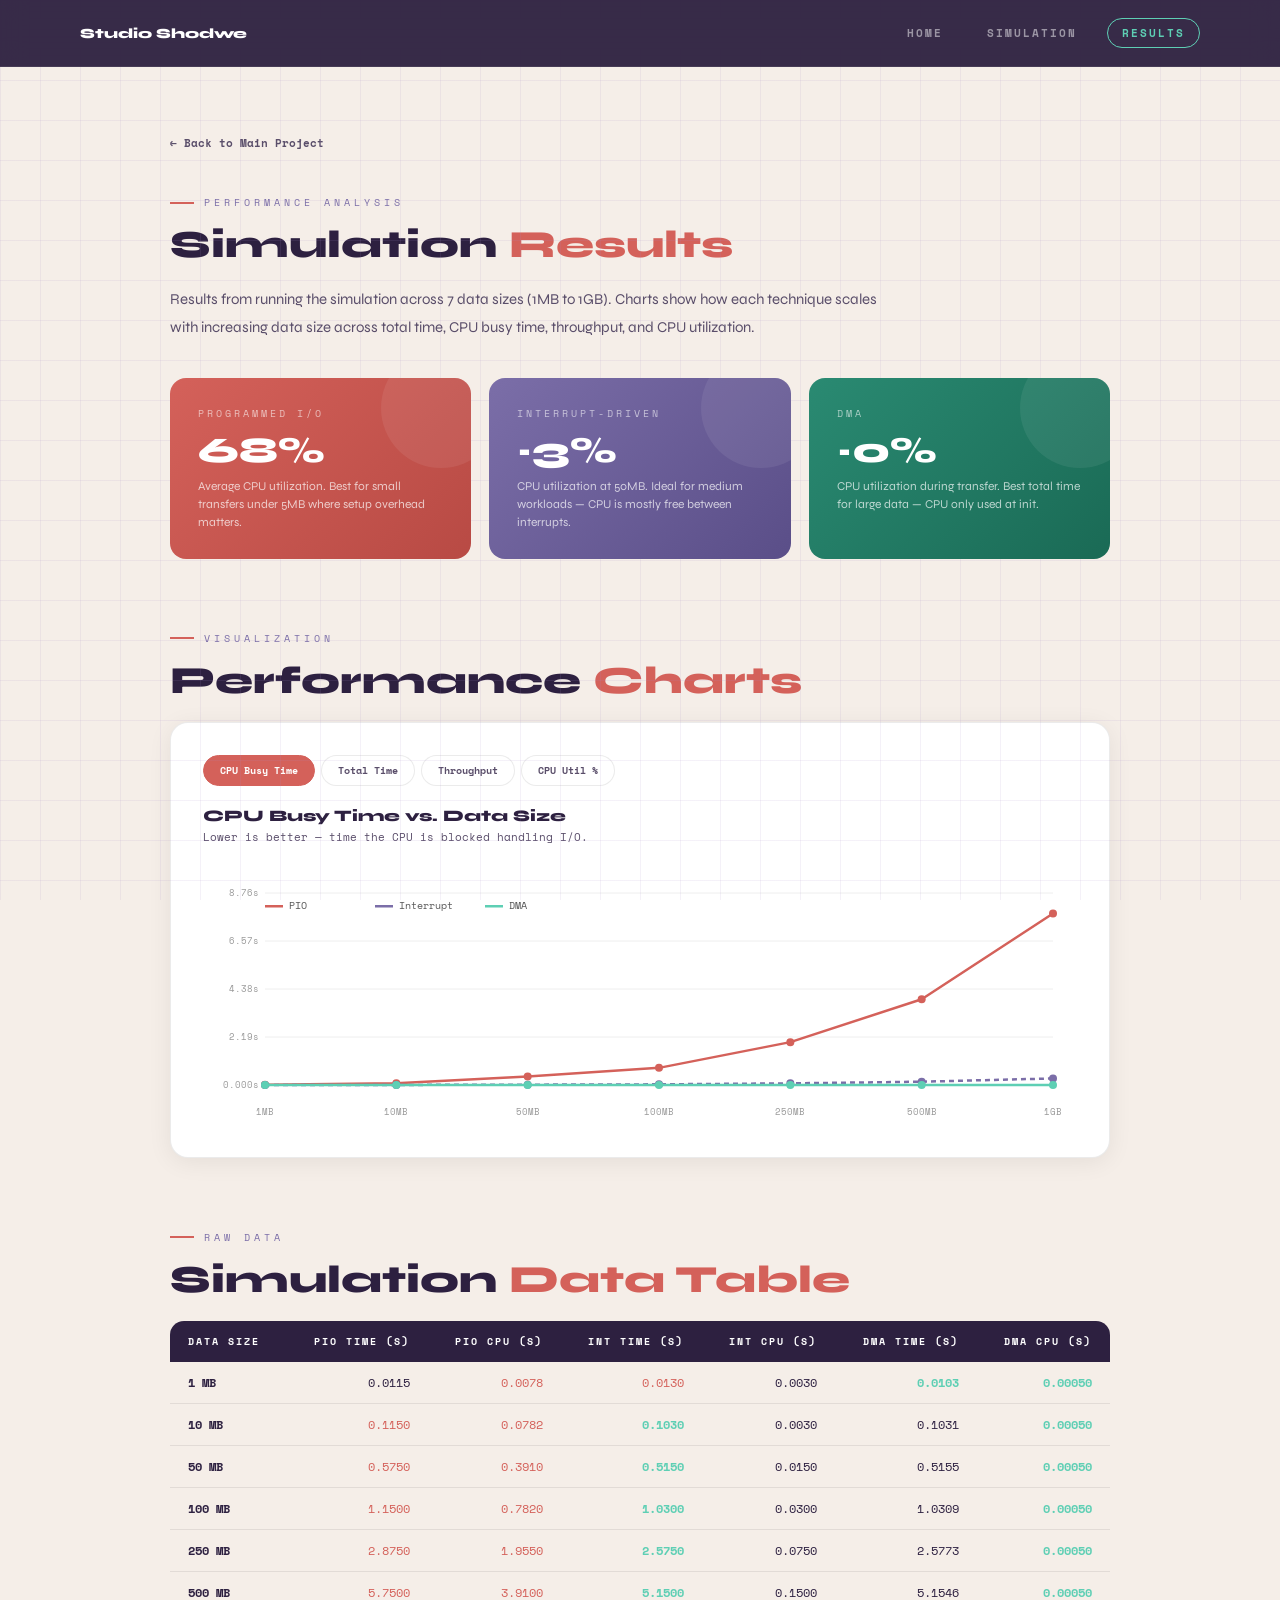
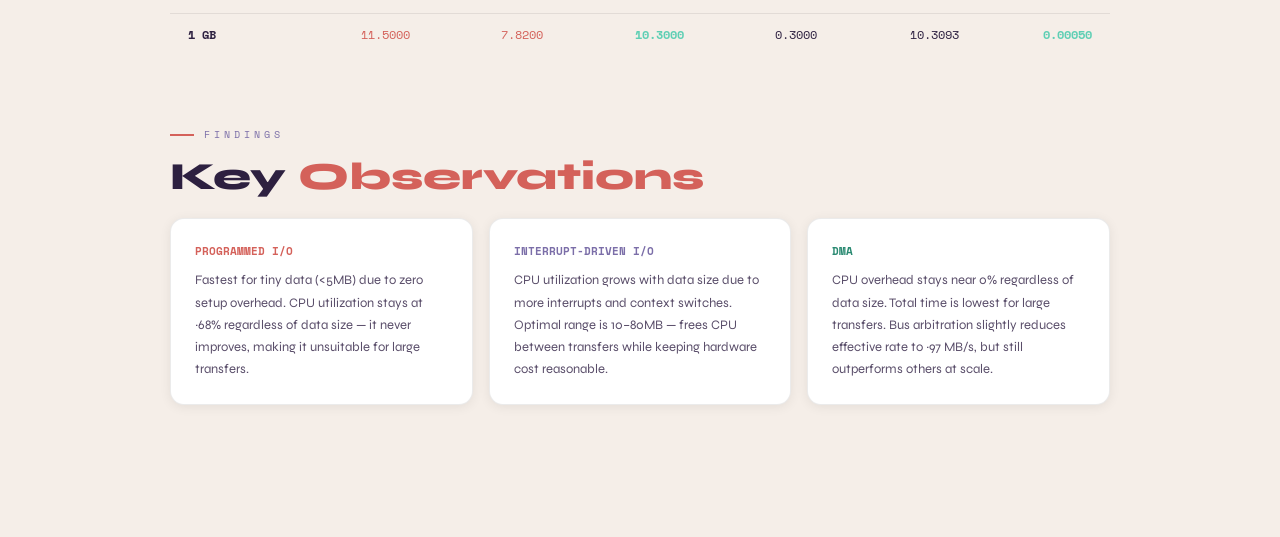
<file: results.html>
<!DOCTYPE html>
<html lang="en" data-theme="light">
<head>
<meta charset="UTF-8">
<meta name="viewport" content="width=device-width, initial-scale=1.0">
<title>Results — I/O Transfer Techniques</title>
<link href="https://fonts.googleapis.com/css2?family=Space+Mono:wght@400;700&family=Syne:wght@400;600;700;800&display=swap" rel="stylesheet">
<link rel="stylesheet" href="style.css">
<style>
  body { overflow-y: auto; height: auto; }
  .sim-topnav { display: flex; align-items: center; gap: 16px; padding: 18px 80px; background: rgba(45,32,64,0.95); backdrop-filter: blur(12px); position: sticky; top: 0; z-index: 100; border-bottom: 1px solid rgba(255,255,255,.08); }
  .sim-topnav a { font-family: 'Space Mono', monospace; font-size: 11px; font-weight: 700; letter-spacing: 2px; text-transform: uppercase; color: rgba(255,255,255,.5); text-decoration: none; padding: 6px 14px; border-radius: 100px; transition: all .2s; }
  .sim-topnav a:hover { color: white; background: rgba(255,255,255,.1); }
  .sim-topnav a.active { color: #5ECFB4; border: 1px solid #5ECFB4; }
  .sim-topnav .logo { font-family: 'Syne', sans-serif; font-size: 14px; font-weight: 800; color: white; margin-right: auto; }
  .page-wrap { padding: 60px 80px; max-width: 1100px; margin: 0 auto; }
  .s-tag { font-family: 'Space Mono', monospace; font-size: 10px; letter-spacing: 4px; text-transform: uppercase; color: #7B6EA8; margin-bottom: 14px; display: flex; align-items: center; gap: 10px; }
  .s-tag::before { content: ''; display: block; width: 24px; height: 2px; background: #D4615A; }
  .s-title { font-size: clamp(24px, 3vw, 40px); font-weight: 800; line-height: 1.1; color: var(--text); margin-bottom: 20px; }
  .s-title em { color: #D4615A; font-style: normal; }
  .s-body { font-size: 15px; line-height: 1.85; color: var(--sub); max-width: 720px; margin-bottom: 36px; }
  .r-section { margin-bottom: 72px; }
  .back-link { display: inline-flex; align-items: center; gap: 8px; font-family: 'Space Mono', monospace; font-size: 11px; font-weight: 700; color: var(--sub); text-decoration: none; padding: 8px 0; transition: color .2s; margin-bottom: 36px; }
  .back-link:hover { color: #D4615A; }

  /* Chart card */
  .chart-card { background: var(--white); border-radius: 18px; padding: 32px; box-shadow: 0 4px 24px var(--shadow); border: 1px solid var(--border); margin-bottom: 28px; transition: background .4s; }
  .chart-card-hd { font-size: 16px; font-weight: 800; margin-bottom: 4px; }
  .chart-card-sub { font-family: 'Space Mono', monospace; font-size: 11px; color: var(--sub); margin-bottom: 20px; }
  .chart-tabs { display: flex; gap: 6px; margin-bottom: 20px; flex-wrap: wrap; }
  .ctab { padding: 7px 16px; border-radius: 100px; font-family: 'Space Mono', monospace; font-size: 10px; font-weight: 700; cursor: pointer; border: 1.5px solid var(--border); background: var(--white); color: var(--sub); transition: all .2s; }
  .ctab.active { background: #D4615A; border-color: #D4615A; color: white; }
  canvas { width: 100%; display: block; }

  /* Results table */
  .res-table { width: 100%; border-collapse: collapse; border-radius: 14px; overflow: hidden; margin-bottom: 28px; font-size: 13px; }
  .res-table th { background: var(--dark); color: white; padding: 13px 18px; font-family: 'Space Mono', monospace; font-size: 10px; letter-spacing: 2px; text-transform: uppercase; text-align: right; }
  .res-table th:first-child { text-align: left; }
  .res-table td { padding: 12px 18px; text-align: right; border-bottom: 1px solid var(--border); font-family: 'Space Mono', monospace; font-size: 12px; }
  .res-table td:first-child { text-align: left; font-weight: 700; color: var(--text); }
  .res-table tr:last-child td { border-bottom: none; }
  .res-table .best { color: #5ECFB4; font-weight: 700; }
  .res-table .worst { color: #D4615A; }

  /* Summary cards */
  .summary-grid { display: grid; grid-template-columns: repeat(auto-fill, minmax(240px, 1fr)); gap: 18px; margin-bottom: 40px; }
  .sum-card { border-radius: 16px; padding: 28px; color: white; position: relative; overflow: hidden; }
  .sum-card::after { content: ''; position: absolute; top: -30px; right: -30px; width: 120px; height: 120px; border-radius: 50%; background: rgba(255,255,255,.07); }
  .sum-card-label { font-family: 'Space Mono', monospace; font-size: 10px; letter-spacing: 3px; text-transform: uppercase; opacity: .6; margin-bottom: 12px; }
  .sum-card-val { font-size: 36px; font-weight: 800; line-height: 1; margin-bottom: 8px; }
  .sum-card-desc { font-size: 12px; opacity: .7; line-height: 1.5; }
  .sc-pio { background: linear-gradient(135deg, #D4615A, #B84A44); }
  .sc-int { background: linear-gradient(135deg, #7B6EA8, #5A4E88); }
  .sc-dma { background: linear-gradient(135deg, #2A8A72, #1A6A55); }
</style>
</head>
<body>

<nav class="sim-topnav">
  <div class="logo">Studio Shodwe</div>
  <a href="index.html">Home</a>
  <a href="simulation.html">Simulation</a>
  <a href="results.html" class="active">Results</a>
</nav>

<div class="page-wrap">
  <a href="index.html" class="back-link">← Back to Main Project</a>

  <!-- INTRO -->
  <div class="r-section">
    <div class="s-tag">Performance Analysis</div>
    <div class="s-title">Simulation <em>Results</em></div>
    <p class="s-body">Results from running the simulation across 7 data sizes (1MB to 1GB). Charts show how each technique scales with increasing data size across total time, CPU busy time, throughput, and CPU utilization.</p>

    <div class="summary-grid">
      <div class="sum-card sc-pio">
        <div class="sum-card-label">Programmed I/O</div>
        <div class="sum-card-val">68%</div>
        <div class="sum-card-desc">Average CPU utilization. Best for small transfers under 5MB where setup overhead matters.</div>
      </div>
      <div class="sum-card sc-int">
        <div class="sum-card-label">Interrupt-Driven</div>
        <div class="sum-card-val">~3%</div>
        <div class="sum-card-desc">CPU utilization at 50MB. Ideal for medium workloads — CPU is mostly free between interrupts.</div>
      </div>
      <div class="sum-card sc-dma">
        <div class="sum-card-label">DMA</div>
        <div class="sum-card-val">~0%</div>
        <div class="sum-card-desc">CPU utilization during transfer. Best total time for large data — CPU only used at init.</div>
      </div>
    </div>
  </div>

  <!-- CHART -->
  <div class="r-section">
    <div class="s-tag">Visualization</div>
    <div class="s-title">Performance <em>Charts</em></div>
    <div class="chart-card">
      <div class="chart-tabs">
        <button class="ctab active" onclick="setChart('cpu',this)">CPU Busy Time</button>
        <button class="ctab" onclick="setChart('total',this)">Total Time</button>
        <button class="ctab" onclick="setChart('throughput',this)">Throughput</button>
        <button class="ctab" onclick="setChart('util',this)">CPU Util %</button>
      </div>
      <div class="chart-card-hd" id="chartTitle">CPU Busy Time vs. Data Size</div>
      <div class="chart-card-sub" id="chartSub">Lower is better — time the CPU is blocked handling I/O.</div>
      <canvas id="resultsChart" height="260"></canvas>
    </div>
  </div>

  <!-- DATA TABLE -->
  <div class="r-section">
    <div class="s-tag">Raw Data</div>
    <div class="s-title">Simulation <em>Data Table</em></div>
    <table class="res-table" id="dataTable">
      <thead>
        <tr>
          <th>Data Size</th>
          <th>PIO Time (s)</th>
          <th>PIO CPU (s)</th>
          <th>INT Time (s)</th>
          <th>INT CPU (s)</th>
          <th>DMA Time (s)</th>
          <th>DMA CPU (s)</th>
        </tr>
      </thead>
      <tbody id="tableBody"></tbody>
    </table>
  </div>

  <!-- FINDINGS -->
  <div class="r-section">
    <div class="s-tag">Findings</div>
    <div class="s-title">Key <em>Observations</em></div>
    <div style="display:grid;grid-template-columns:repeat(auto-fill,minmax(280px,1fr));gap:16px;">
      <div style="background:var(--white);border-radius:14px;padding:24px;border:1px solid var(--border);box-shadow:0 2px 12px var(--shadow);">
        <div style="font-family:'Space Mono',monospace;font-size:11px;color:#D4615A;font-weight:700;margin-bottom:10px;">PROGRAMMED I/O</div>
        <p style="font-size:13px;line-height:1.7;color:var(--sub);">Fastest for tiny data (&lt;5MB) due to zero setup overhead. CPU utilization stays at ~68% regardless of data size — it never improves, making it unsuitable for large transfers.</p>
      </div>
      <div style="background:var(--white);border-radius:14px;padding:24px;border:1px solid var(--border);box-shadow:0 2px 12px var(--shadow);">
        <div style="font-family:'Space Mono',monospace;font-size:11px;color:#7B6EA8;font-weight:700;margin-bottom:10px;">INTERRUPT-DRIVEN I/O</div>
        <p style="font-size:13px;line-height:1.7;color:var(--sub);">CPU utilization grows with data size due to more interrupts and context switches. Optimal range is 10–80MB — frees CPU between transfers while keeping hardware cost reasonable.</p>
      </div>
      <div style="background:var(--white);border-radius:14px;padding:24px;border:1px solid var(--border);box-shadow:0 2px 12px var(--shadow);">
        <div style="font-family:'Space Mono',monospace;font-size:11px;color:#2A8A72;font-weight:700;margin-bottom:10px;">DMA</div>
        <p style="font-size:13px;line-height:1.7;color:var(--sub);">CPU overhead stays near 0% regardless of data size. Total time is lowest for large transfers. Bus arbitration slightly reduces effective rate to ~97 MB/s, but still outperforms others at scale.</p>
      </div>
    </div>
  </div>

</div>

<script>
// Simulation model (mirrored from script.js)
const TR=100, IO=0.002, CS=0.001, DI=0.0005, IB=10;
const PIO_POLL=0.15, PIO_CPU=0.68, DMA_EFF=97;
function pio(s){ const t=s/TR; const p=t*PIO_POLL; const tot=t+p; return {total:tot, cpu:tot*PIO_CPU}; }
function iio(s){ const t=s/TR, n=Math.max(1,Math.floor(s/IB)), ov=n*(IO+CS); return {total:t+ov, cpu:ov}; }
function dma(s){ return {total:s/DMA_EFF, cpu:DI}; }

const SIZES = [1,10,50,100,250,500,1000];
let curChart = 'cpu';

// Build table
const tbody = document.getElementById('tableBody');
SIZES.forEach(s => {
  const p=pio(s), n=iio(s), d=dma(s);
  const minTime = Math.min(p.total, n.total, d.total);
  const minCPU  = Math.min(p.cpu, n.cpu, d.cpu);
  function cls(v, best){ return v===best ? 'best' : v===Math.max(p.total,n.total,d.total)||v===Math.max(p.cpu,n.cpu,d.cpu) ? 'worst' : ''; }
  tbody.innerHTML += `<tr>
    <td>${s >= 1000 ? '1 GB' : s + ' MB'}</td>
    <td class="${cls(p.total,minTime)}">${p.total.toFixed(4)}</td>
    <td class="${cls(p.cpu,minCPU)}">${p.cpu.toFixed(4)}</td>
    <td class="${cls(n.total,minTime)}">${n.total.toFixed(4)}</td>
    <td class="${cls(n.cpu,minCPU)}">${n.cpu.toFixed(4)}</td>
    <td class="${cls(d.total,minTime)}">${d.total.toFixed(4)}</td>
    <td class="${cls(d.cpu,minCPU)}">${d.cpu.toFixed(5)}</td>
  </tr>`;
});

function setChart(type, btn) {
  curChart = type;
  document.querySelectorAll('.ctab').forEach(b => b.classList.remove('active'));
  btn.classList.add('active');
  const cfg = {
    cpu:        ['CPU Busy Time vs. Data Size',        'Lower is better — time the CPU is blocked handling I/O.'],
    total:      ['Total Transfer Time vs. Data Size',  'Overall wall-clock time including all overhead.'],
    throughput: ['Throughput vs. Data Size (MB/s)',    'Higher is better — effective data transfer rate.'],
    util:       ['CPU Utilization % vs. Data Size',    'Lower means the CPU is more free for other work.']
  };
  document.getElementById('chartTitle').textContent = cfg[type][0];
  document.getElementById('chartSub').textContent   = cfg[type][1];
  drawChart();
}

function drawChart() {
  const canvas = document.getElementById('resultsChart');
  if (!canvas) return;
  const ctx = canvas.getContext('2d');
  const dpr = window.devicePixelRatio || 1;
  const rawW = canvas.parentElement.clientWidth - 64;
  const W = rawW > 10 ? rawW : 700, H = 260;
  canvas.width = W*dpr; canvas.height = H*dpr;
  canvas.style.width = W+'px'; canvas.style.height = H+'px';
  ctx.scale(dpr, dpr);
  const dark = document.documentElement.getAttribute('data-theme') === 'dark';
  ctx.fillStyle = dark ? '#241A36' : '#fff';
  ctx.fillRect(0,0,W,H);

  let pd, nd, dd, yl;
  if (curChart==='cpu')        { pd=SIZES.map(s=>pio(s).cpu);          nd=SIZES.map(s=>iio(s).cpu);          dd=SIZES.map(s=>dma(s).cpu);          yl='s'; }
  else if (curChart==='total') { pd=SIZES.map(s=>pio(s).total);        nd=SIZES.map(s=>iio(s).total);        dd=SIZES.map(s=>dma(s).total);        yl='s'; }
  else if (curChart==='throughput') { pd=SIZES.map(s=>s/pio(s).total); nd=SIZES.map(s=>s/iio(s).total);     dd=SIZES.map(s=>s/dma(s).total);      yl='MB/s'; }
  else { pd=SIZES.map(s=>{const r=pio(s);return r.cpu/r.total*100;}); nd=SIZES.map(s=>{const r=iio(s);return r.cpu/r.total*100;}); dd=SIZES.map(s=>{const r=dma(s);return r.cpu/r.total*100;}); yl='%'; }

  const gc = dark ? 'rgba(255,255,255,.06)' : '#eee';
  const lc = dark ? '#888' : '#999';
  const PAD = {l:62,r:24,t:28,b:40};
  const pw = W-PAD.l-PAD.r, ph = H-PAD.t-PAD.b;
  const maxY = Math.max(...pd,...nd,...dd)*1.12 || 1;

  ctx.strokeStyle=gc; ctx.lineWidth=1;
  for(let i=0;i<=4;i++){
    const y=PAD.t+ph-(i/4)*ph;
    ctx.beginPath(); ctx.moveTo(PAD.l,y); ctx.lineTo(W-PAD.r,y); ctx.stroke();
    ctx.fillStyle=lc; ctx.font='9px Space Mono,monospace'; ctx.textAlign='right';
    const v=maxY*i/4;
    ctx.fillText((v>=10?v.toFixed(1):v>=1?v.toFixed(2):v.toFixed(3))+yl,PAD.l-6,y+3);
  }
  ctx.fillStyle=lc; ctx.textAlign='center'; ctx.font='9px Space Mono,monospace';
  SIZES.forEach((s,i)=>ctx.fillText(s>=1000?'1GB':s+'MB', PAD.l+(i/(SIZES.length-1))*pw, H-10));

  function line(data, color, dashed){
    ctx.setLineDash(dashed?[5,4]:[]);
    ctx.beginPath(); ctx.strokeStyle=color; ctx.lineWidth=2.5; ctx.lineJoin='round';
    data.forEach((v,i)=>{const x=PAD.l+(i/(SIZES.length-1))*pw, y=PAD.t+ph-(v/maxY)*ph; i===0?ctx.moveTo(x,y):ctx.lineTo(x,y);});
    ctx.stroke(); ctx.setLineDash([]);
    data.forEach((v,i)=>{const x=PAD.l+(i/(SIZES.length-1))*pw, y=PAD.t+ph-(v/maxY)*ph; ctx.beginPath(); ctx.fillStyle=color; ctx.arc(x,y,4,0,Math.PI*2); ctx.fill();});
  }
  line(pd,'#D4615A'); line(nd,'#7B6EA8',true); line(dd,'#5ECFB4');

  [['PIO','#D4615A'],['Interrupt','#7B6EA8'],['DMA','#5ECFB4']].forEach(([l,c],i)=>{
    const lx=PAD.l+i*110, ly=PAD.t+12;
    ctx.fillStyle=c; ctx.fillRect(lx,ly,18,2.5);
    ctx.fillStyle=dark?'#ccc':'#555'; ctx.font='10px Space Mono,monospace'; ctx.textAlign='left';
    ctx.fillText(l,lx+24,ly+4);
  });
}

window.addEventListener('load', () => requestAnimationFrame(drawChart));
window.addEventListener('resize', drawChart);

// Theme
const saved = localStorage.getItem('theme') || 'light';
document.documentElement.setAttribute('data-theme', saved);
</script>
</body>
</html>
</file>
<file: style.css>
:root{
  --bg:#F5EEE8;--dark:#2D2040;--pink:#E8A09A;--purple:#7B6EA8;
  --mint:#5ECFB4;--coral:#D4615A;--lp:#C4B8E8;
  --grid:rgba(168,140,200,0.12);--text:#2D2040;--sub:#5A4E6A;
  --border:rgba(0,0,0,0.08);--shadow:rgba(0,0,0,0.07);
  --alt:#F0E8F8;--white:#fff;
}
[data-theme="dark"]{
  --bg:#1A1228;--dark:#EDE8F5;--pink:#E8A09A;--purple:#A898D8;
  --mint:#5ECFB4;--coral:#E07870;--lp:#4A3A6A;
  --grid:rgba(180,160,220,0.08);--text:#EDE8F5;--sub:#A898C8;
  --border:rgba(255,255,255,0.09);--shadow:rgba(0,0,0,0.3);
  --alt:#1E1530;--white:#241A36;
}
*{margin:0;padding:0;box-sizing:border-box;}
body{font-family:'Syne',sans-serif;background:var(--bg);color:var(--text);overflow:hidden;height:100vh;transition:background .4s,color .4s;}
body::before{content:'';position:fixed;inset:0;background-image:linear-gradient(var(--grid) 1px,transparent 1px),linear-gradient(90deg,var(--grid) 1px,transparent 1px);background-size:40px 40px;pointer-events:none;z-index:0;}

/* ── SIDEBAR ── */
.sidebar{position:fixed;left:0;top:0;bottom:0;width:52px;background:#2D2040;display:flex;flex-direction:column;align-items:flex-start;padding:20px 0;z-index:500;overflow:hidden;transition:width .3s cubic-bezier(.4,0,.2,1);}
.sidebar:hover{width:195px;}
[data-theme="dark"] .sidebar{background:#120D1E;}
.sb-logo{display:flex;flex-direction:column;gap:5px;margin:8px 0 0 16px;flex-shrink:0;}
.sb-logo span{display:block;height:3px;background:white;border-radius:2px;}
.sb-logo span:nth-child(1){width:20px;}
.sb-logo span:nth-child(2){width:14px;}
.sb-logo span:nth-child(3){width:20px;}
.sb-nav{display:flex;flex-direction:column;gap:2px;margin-top:28px;width:100%;padding:0 8px;}
.sn{display:flex;align-items:center;gap:12px;width:100%;padding:9px 8px;border-radius:10px;border:none;background:transparent;cursor:pointer;transition:background .2s;white-space:nowrap;}
.sn:hover,.sn.active{background:rgba(255,255,255,.1);}
.sn-dot{width:8px;height:8px;border-radius:50%;background:rgba(255,255,255,.2);flex-shrink:0;transition:background .3s,transform .2s;}
.sn.active .sn-dot,.sn:hover .sn-dot{background:#5ECFB4;transform:scale(1.3);}
.sn-lbl{font-family:'Space Mono',monospace;font-size:11px;font-weight:700;color:rgba(255,255,255,.5);opacity:0;transition:opacity .25s,color .2s;}
.sidebar:hover .sn-lbl{opacity:1;}
.sn.active .sn-lbl,.sn:hover .sn-lbl{color:white;}
.sb-foot{margin-top:auto;margin-bottom:20px;writing-mode:vertical-rl;transform:rotate(180deg);color:rgba(255,255,255,.4);font-size:10px;font-weight:700;letter-spacing:3px;align-self:center;transition:opacity .2s;}
.sidebar:hover .sb-foot{opacity:0;}

/* ── TOP BAR ── */
.topbar{position:fixed;top:0;left:52px;right:0;height:52px;z-index:400;display:flex;align-items:center;justify-content:space-between;padding:0 32px;background:rgba(245,238,232,0.85);backdrop-filter:blur(12px);border-bottom:1px solid var(--border);transition:background .4s;}
[data-theme="dark"] .topbar{background:rgba(26,18,40,0.85);}
.topbar-breadcrumb{font-family:'Space Mono',monospace;font-size:11px;letter-spacing:3px;text-transform:uppercase;color:var(--sub);}
.topbar-breadcrumb span{color:var(--coral);}
.topbar-right{display:flex;align-items:center;gap:12px;}
.page-counter{font-family:'Space Mono',monospace;font-size:11px;color:var(--sub);}
.theme-btn{width:36px;height:36px;border-radius:50%;border:1.5px solid var(--border);background:var(--white);cursor:pointer;font-size:16px;display:flex;align-items:center;justify-content:center;box-shadow:0 2px 8px var(--shadow);transition:all .3s;}
.theme-btn:hover{transform:scale(1.1);}

/* ── PAGE CONTAINER ── */
#app{position:fixed;top:52px;left:52px;right:0;bottom:0;overflow:hidden;}
.page{position:absolute;inset:0;overflow-y:auto;padding:60px 80px;opacity:0;pointer-events:none;transform:translateX(40px);transition:opacity .45s ease,transform .45s ease;}
.page.active{opacity:1;pointer-events:all;transform:translateX(0);}
.page.exit-left{opacity:0;transform:translateX(-40px);}

/* ── PROGRESS BAR ── */
#progress{position:fixed;top:52px;left:52px;right:0;height:2px;background:linear-gradient(90deg,var(--coral),var(--purple),var(--mint));transform-origin:left;transform:scaleX(0);z-index:600;transition:transform .1s;}

/* ── COMMON ── */
.pg-tag{font-family:'Space Mono',monospace;font-size:10px;letter-spacing:4px;text-transform:uppercase;color:var(--purple);margin-bottom:20px;display:flex;align-items:center;gap:10px;}
.pg-tag::before{content:'';display:block;width:24px;height:2px;background:var(--coral);}
h1{font-size:clamp(38px,5.5vw,72px);font-weight:800;line-height:1.05;color:var(--coral);text-shadow:3px 3px 0 rgba(212,97,90,.12);}
h1 span{color:var(--text);}
h2{font-size:clamp(26px,3.5vw,46px);font-weight:800;line-height:1.1;color:var(--text);margin-bottom:40px;}
h2 em{color:var(--coral);font-style:normal;}
.sub-text{font-size:15px;line-height:1.75;color:var(--sub);max-width:580px;margin-top:20px;}

/* ── NAV ARROWS ── */
.page-nav{display:flex;align-items:center;justify-content:space-between;margin-top:56px;padding-top:32px;border-top:1px solid var(--border);}
.pnav-btn{display:flex;align-items:center;gap:10px;padding:12px 24px;border-radius:100px;border:2px solid var(--border);background:var(--white);color:var(--text);font-family:'Space Mono',monospace;font-size:12px;font-weight:700;cursor:pointer;transition:all .2s;}
.pnav-btn:hover{border-color:var(--coral);color:var(--coral);}
.pnav-btn.primary{background:var(--coral);color:white;border-color:var(--coral);}
.pnav-btn.primary:hover{background:#c05550;border-color:#c05550;}
.pnav-info{font-family:'Space Mono',monospace;font-size:11px;color:var(--sub);text-align:center;}

/* ══════════════════════════════
   PAGE 1 — HOME
══════════════════════════════ */
.home-hero{min-height:calc(100vh - 52px - 120px);display:flex;flex-direction:column;justify-content:center;}
.hero-chips{display:flex;gap:10px;margin-top:32px;flex-wrap:wrap;}
.chip{padding:8px 20px;border-radius:100px;font-family:'Space Mono',monospace;font-size:12px;font-weight:700;cursor:pointer;transition:all .25s;border:2px solid;}
.chip-coral{background:var(--coral);color:white;border-color:var(--coral);}
.chip-outline{background:transparent;color:var(--text);border-color:var(--text);}
.chip-outline:hover{background:var(--text);color:var(--bg);}
.hero-stats{display:flex;gap:14px;margin-top:44px;flex-wrap:wrap;}
.hstat{background:var(--white);border:1px solid var(--border);border-radius:14px;padding:16px 22px;box-shadow:0 4px 20px var(--shadow);transition:background .4s;}
.hstat-val{font-size:24px;font-weight:800;color:var(--coral);}
.hstat-label{font-size:10px;font-family:'Space Mono',monospace;color:var(--sub);letter-spacing:1px;margin-top:2px;}
.home-pages{display:grid;grid-template-columns:repeat(auto-fill,minmax(220px,1fr));gap:14px;margin-top:48px;}
.hp-card{background:var(--white);border:1px solid var(--border);border-radius:14px;padding:22px;cursor:pointer;transition:all .2s;box-shadow:0 2px 12px var(--shadow);}
.hp-card:hover{transform:translateY(-4px);border-color:var(--coral);box-shadow:0 8px 28px var(--shadow);}
.hp-num{font-family:'Space Mono',monospace;font-size:11px;color:var(--sub);margin-bottom:8px;}
.hp-title{font-size:15px;font-weight:800;color:var(--text);margin-bottom:4px;}
.hp-desc{font-size:12px;color:var(--sub);line-height:1.5;}

/* ══════════════════════════════
   PAGE 2 — PROBLEM
══════════════════════════════ */
.prob-page{background:#2D2040;min-height:calc(100vh - 52px);}
[data-theme="dark"] .prob-page{background:#120D1E;}
.prob-page .pg-tag{color:#5ECFB4;}
.prob-page h2{color:white;}.prob-page h2 em{color:var(--pink);}
.problem-card{background:rgba(255,255,255,.06);border:1px solid rgba(255,255,255,.1);border-radius:16px;padding:40px;font-size:16px;line-height:1.9;color:rgba(255,255,255,.82);max-width:780px;}
.problem-card strong{color:#5ECFB4;}
.prob-page .page-nav{border-color:rgba(255,255,255,.1);}
.prob-page .pnav-btn{background:rgba(255,255,255,.06);border-color:rgba(255,255,255,.15);color:white;}
.prob-page .pnav-btn:hover{border-color:#5ECFB4;color:#5ECFB4;}
.prob-page .pnav-btn.primary{background:var(--coral);border-color:var(--coral);color:white;}
.prob-page .pnav-info{color:rgba(255,255,255,.3);}

/* ══════════════════════════════
   PAGE 3 — I/O ORG
══════════════════════════════ */
.diagram-row{display:flex;gap:60px;align-items:center;flex-wrap:wrap;margin-bottom:40px;}
.diagram-visual{flex:0 0 220px;display:flex;flex-direction:column;align-items:center;}
.dbox{width:150px;padding:13px 18px;text-align:center;border-radius:10px;font-family:'Space Mono',monospace;font-size:12px;font-weight:700;transition:transform .2s;}
.dbox:hover{transform:scale(1.06);}
.db-cpu{background:var(--lp);color:var(--text);}
.db-bus{background:var(--pink);color:white;}
.db-io{background:var(--purple);color:white;}
.db-dev{background:var(--mint);color:#1A2A24;}
.darrow{width:2px;height:32px;background:var(--coral);position:relative;margin:0 auto;}
.darrow::after{content:'';position:absolute;bottom:-1px;left:50%;transform:translateX(-50%);border-left:5px solid transparent;border-right:5px solid transparent;border-top:7px solid var(--coral);}
.diagram-info{flex:1;min-width:260px;}
.diagram-info h3{font-size:17px;font-weight:700;margin-bottom:18px;}
.info-list{list-style:none;display:flex;flex-direction:column;gap:10px;}
.info-list li{display:flex;align-items:flex-start;gap:12px;padding:13px 15px;background:var(--white);border-radius:10px;box-shadow:0 2px 10px var(--shadow);font-size:14px;line-height:1.5;transition:background .4s;}
.info-num{flex-shrink:0;width:22px;height:22px;border-radius:50%;background:var(--coral);color:white;display:flex;align-items:center;justify-content:center;font-family:'Space Mono',monospace;font-size:10px;font-weight:700;}

/* ══════════════════════════════
   PAGE 4 — TECHNIQUES
══════════════════════════════ */
.tech-page{background:var(--alt);}
.technique-grid{display:grid;grid-template-columns:repeat(auto-fit,minmax(280px,1fr));gap:22px;margin-bottom:40px;}
.tc{background:var(--white);border-radius:16px;overflow:hidden;box-shadow:0 4px 20px var(--shadow);border:1px solid var(--border);transition:transform .3s,box-shadow .3s;}
.tc:hover{transform:translateY(-5px);box-shadow:0 12px 36px var(--shadow);}
.tc-hd{padding:24px 24px 16px;display:flex;align-items:center;gap:14px;}
.tc-icon{width:46px;height:46px;border-radius:12px;display:flex;align-items:center;justify-content:center;font-size:20px;}
.tc-name{font-size:18px;font-weight:800;}
.tc-sub{font-size:11px;font-family:'Space Mono',monospace;opacity:.5;letter-spacing:1px;}
.tc-body{padding:0 24px 24px;}
.tc-lbl{font-family:'Space Mono',monospace;font-size:10px;letter-spacing:3px;text-transform:uppercase;margin-bottom:10px;color:var(--purple);font-weight:700;}
.tc-steps{list-style:none;display:flex;flex-direction:column;gap:7px;margin-bottom:20px;}
.tc-steps li{display:flex;align-items:flex-start;gap:9px;font-size:13px;line-height:1.5;}
.tc-steps li::before{content:attr(data-n);flex-shrink:0;width:19px;height:19px;border-radius:4px;background:var(--sc,var(--coral));color:white;display:flex;align-items:center;justify-content:center;font-family:'Space Mono',monospace;font-size:10px;font-weight:700;}
.tc-terms{display:flex;flex-wrap:wrap;gap:5px;}
.tc-term{padding:3px 10px;border-radius:100px;font-family:'Space Mono',monospace;font-size:10px;border:1.5px solid;font-weight:700;}
.c-pio .tc-icon{background:#FDE8E6;}.c-pio .tc-name{color:var(--coral);}.c-pio .tc-steps li{--sc:var(--coral);}.c-pio .tc-term{border-color:var(--coral);color:var(--coral);}
.c-int .tc-icon{background:#EBE6F8;}.c-int .tc-name{color:var(--purple);}.c-int .tc-steps li{--sc:var(--purple);}.c-int .tc-term{border-color:var(--purple);color:var(--purple);}
.c-dma .tc-icon{background:#E0F8F2;}.c-dma .tc-name{color:#2A8A72;}.c-dma .tc-steps li{--sc:var(--mint);}.c-dma .tc-term{border-color:var(--mint);color:#2A8A72;}

/* ══════════════════════════════
   PAGE 5 — COMPARISON
══════════════════════════════ */
.comp-page{background:#2D2040;}
[data-theme="dark"] .comp-page{background:#120D1E;}
.comp-page h2{color:white;}.comp-page h2 em{color:var(--pink);}
.comp-page .pg-tag{color:#5ECFB4;}
.comp-table{width:100%;border-collapse:separate;border-spacing:0;border-radius:14px;overflow:hidden;margin-bottom:16px;}
.comp-table th{background:rgba(255,255,255,.08);padding:16px 22px;font-family:'Space Mono',monospace;font-size:11px;letter-spacing:2px;text-transform:uppercase;font-weight:700;color:rgba(255,255,255,.55);text-align:left;}
.comp-table th:first-child{color:rgba(255,255,255,.3);}
.comp-table td{padding:15px 22px;font-size:14px;border-top:1px solid rgba(255,255,255,.05);vertical-align:middle;color:rgba(255,255,255,.8);}
.comp-table tr:hover td{background:rgba(255,255,255,.03);}
.comp-table td:first-child{font-family:'Space Mono',monospace;font-size:11px;color:rgba(255,255,255,.45);font-weight:700;}
.badge{display:inline-block;padding:3px 11px;border-radius:100px;font-family:'Space Mono',monospace;font-size:11px;font-weight:700;}
.bh{background:rgba(212,97,90,.25);color:#E8A09A;}
.bm{background:rgba(123,110,168,.3);color:#C4B8E8;}
.bl{background:rgba(94,207,180,.25);color:#5ECFB4;}
.comp-page .page-nav{border-color:rgba(255,255,255,.1);}
.comp-page .pnav-btn{background:rgba(255,255,255,.06);border-color:rgba(255,255,255,.15);color:white;}
.comp-page .pnav-btn:hover{border-color:#5ECFB4;color:#5ECFB4;}
.comp-page .pnav-btn.primary{background:var(--coral);border-color:var(--coral);color:white;}
.comp-page .pnav-info{color:rgba(255,255,255,.3);}

/* ══════════════════════════════
   PAGE 6 — VISUALIZER
══════════════════════════════ */
.viz-tabs{display:flex;gap:8px;margin-bottom:28px;flex-wrap:wrap;}
.viz-tab{padding:9px 22px;border-radius:100px;font-family:'Space Mono',monospace;font-size:11px;font-weight:700;cursor:pointer;border:2px solid var(--border);background:var(--white);color:var(--sub);transition:all .2s;}
.viz-tab.active{background:var(--coral);border-color:var(--coral);color:white;}
.viz-scene{background:var(--white);border-radius:18px;padding:32px;box-shadow:0 4px 20px var(--shadow);border:1px solid var(--border);}
.bus-row{display:flex;align-items:center;gap:0;margin-bottom:24px;position:relative;}
.bus-node{min-width:90px;min-height:66px;border-radius:12px;display:flex;flex-direction:column;align-items:center;justify-content:center;font-family:'Space Mono',monospace;font-size:11px;font-weight:700;text-align:center;padding:10px;flex-shrink:0;border:2px solid transparent;transition:border-color .3s,box-shadow .3s;}
.bus-node.pulse{border-color:var(--coral);box-shadow:0 0 0 4px rgba(212,97,90,.15);}
.bus-lane{flex:1;height:3px;background:var(--border);position:relative;overflow:visible;}
.n-cpu{background:#EDE6FF;color:#4A3A7A;}
.n-bus{background:var(--pink);color:white;}
.n-mem{background:#D4F5EC;color:#1A5A45;}
.n-dma{background:#FDE8E6;color:#8A3A34;}
.n-dev{background:#FFF3D4;color:#6A4A10;}
.packet{position:absolute;width:14px;height:14px;border-radius:50%;top:50%;transform:translateY(-50%);display:none;z-index:10;box-shadow:0 0 8px rgba(212,97,90,.7);}
.packet.go{display:block;animation:pktMove 1.6s ease-in-out infinite;}
@keyframes pktMove{0%{left:-7px;background:#D4615A;}50%{left:calc(100% - 7px);background:#5ECFB4;}100%{left:-7px;background:#D4615A;}}
.viz-status{font-size:13px;color:var(--sub);font-family:'Space Mono',monospace;padding:13px 16px;background:var(--bg);border-radius:10px;line-height:1.7;margin-bottom:14px;transition:background .4s;}
.viz-status strong{color:var(--coral);}
.viz-meter-wrap{margin-bottom:18px;}
.viz-meter-label{font-family:'Space Mono',monospace;font-size:11px;color:var(--sub);margin-bottom:6px;display:flex;justify-content:space-between;}
.viz-meter-bg{height:10px;background:var(--bg);border-radius:5px;overflow:hidden;}
.viz-meter-fill{height:100%;border-radius:5px;transition:width 1s ease,background 1s ease;}
.viz-btns{display:flex;gap:10px;}
.vbtn{padding:10px 22px;border-radius:100px;font-family:'Space Mono',monospace;font-size:12px;font-weight:700;cursor:pointer;border:2px solid;transition:all .2s;}
.vbtn-run{background:var(--coral);color:white;border-color:var(--coral);}
.vbtn-stop{background:transparent;color:var(--text);border-color:var(--border);}
.vbtn-stop:hover{background:var(--text);color:var(--bg);}

/* ══════════════════════════════
   PAGE 7 — SIMULATION
══════════════════════════════ */
.sim-top{display:flex;align-items:flex-start;gap:28px;flex-wrap:wrap;margin-bottom:28px;}
.sim-ctrl{flex:1;min-width:260px;}
.sim-row{display:flex;align-items:center;gap:14px;margin-bottom:12px;flex-wrap:wrap;}
.sim-label{font-family:'Space Mono',monospace;font-size:11px;font-weight:700;letter-spacing:2px;text-transform:uppercase;}
.sim-slider{flex:1;min-width:160px;max-width:340px;-webkit-appearance:none;appearance:none;height:5px;border-radius:3px;background:#ddd;outline:none;cursor:pointer;}
.sim-slider::-webkit-slider-thumb{-webkit-appearance:none;width:20px;height:20px;border-radius:50%;background:var(--coral);cursor:pointer;border:3px solid white;box-shadow:0 2px 8px rgba(212,97,90,.4);}
.sim-slider::-moz-range-thumb{width:20px;height:20px;border-radius:50%;background:var(--coral);cursor:pointer;border:3px solid white;}
.sim-val{font-family:'Space Mono',monospace;font-size:13px;font-weight:700;color:var(--coral);min-width:65px;}
.presets{display:flex;gap:6px;flex-wrap:wrap;}
.prs-lbl{font-family:'Space Mono',monospace;font-size:10px;color:var(--sub);align-self:center;letter-spacing:2px;text-transform:uppercase;}
.pbtn{padding:5px 14px;border-radius:100px;font-family:'Space Mono',monospace;font-size:10px;font-weight:700;cursor:pointer;border:1.5px solid var(--border);background:var(--white);color:var(--sub);transition:all .2s;}
.pbtn:hover,.pbtn.active{background:var(--purple);color:white;border-color:var(--purple);}
.rec-box{flex:0 0 240px;background:var(--white);border-radius:14px;padding:20px;border:1px solid var(--border);box-shadow:0 4px 16px var(--shadow);transition:background .4s;}
.rec-title{font-family:'Space Mono',monospace;font-size:10px;letter-spacing:3px;text-transform:uppercase;color:var(--purple);margin-bottom:8px;font-weight:700;}
.rec-winner{font-size:20px;font-weight:800;color:var(--coral);margin-bottom:5px;}
.rec-reason{font-size:12px;color:var(--sub);line-height:1.6;}
.sim-cards{display:grid;grid-template-columns:repeat(auto-fit,minmax(180px,1fr));gap:16px;margin-bottom:24px;}
.sim-card{background:var(--white);border-radius:14px;padding:22px;box-shadow:0 4px 16px var(--shadow);position:relative;overflow:hidden;border:2px solid transparent;transition:background .4s;}
.sim-card::before{content:'';position:absolute;top:0;left:0;right:0;height:3px;background:var(--ac);}
.sim-card.winner{border-color:var(--ac);}
.sc-title{font-size:10px;font-family:'Space Mono',monospace;font-weight:700;letter-spacing:2px;text-transform:uppercase;margin-bottom:14px;color:var(--ac);}
.sm{margin-bottom:12px;}
.sm-lbl{font-size:10px;color:var(--sub);margin-bottom:2px;font-family:'Space Mono',monospace;}
.sm-val{font-size:18px;font-weight:800;color:var(--text);}
.sm-unit{font-size:10px;color:var(--sub);margin-left:2px;font-family:'Space Mono',monospace;}
.sb-wrap{margin-top:12px;}
.sb-lbl{font-size:10px;font-family:'Space Mono',monospace;color:var(--sub);margin-bottom:4px;display:flex;justify-content:space-between;}
.sb-bg{height:6px;background:var(--bg);border-radius:3px;overflow:hidden;}
.sb-fill{height:100%;border-radius:3px;background:var(--ac);transition:width .5s ease;}
.win-badge{position:absolute;top:10px;right:10px;background:var(--ac);color:white;font-family:'Space Mono',monospace;font-size:8px;font-weight:700;padding:2px 8px;border-radius:100px;letter-spacing:1px;}
.chart-tabs{display:flex;gap:5px;margin-bottom:14px;flex-wrap:wrap;}
.ctab{padding:7px 16px;border-radius:100px;font-family:'Space Mono',monospace;font-size:10px;font-weight:700;cursor:pointer;border:1.5px solid var(--border);background:var(--white);color:var(--sub);transition:all .2s;}
.ctab.active{background:var(--coral);border-color:var(--coral);color:white;}
.chart-area{background:var(--white);border-radius:14px;padding:24px;box-shadow:0 4px 16px var(--shadow);border:1px solid var(--border);}
.chart-hd{font-size:14px;font-weight:700;margin-bottom:3px;}
.chart-sub{font-size:11px;font-family:'Space Mono',monospace;color:var(--sub);margin-bottom:18px;}
canvas{width:100%;display:block;}
.export-row{display:flex;justify-content:flex-end;margin-top:14px;}
.exp-btn{padding:9px 22px;border-radius:100px;font-family:'Space Mono',monospace;font-size:11px;font-weight:700;cursor:pointer;border:2px solid var(--mint);background:transparent;color:var(--text);transition:all .2s;}
.exp-btn:hover{background:var(--mint);color:#1A2A24;}

/* ══════════════════════════════
   PAGE 8 — QUIZ
══════════════════════════════ */
.quiz-page{background:#2D2040;}
[data-theme="dark"] .quiz-page{background:#120D1E;}
.quiz-page h2{color:white;}.quiz-page h2 em{color:var(--pink);}
.quiz-page .pg-tag{color:#5ECFB4;}
.quiz-wrap{max-width:660px;}
.qprog{display:flex;gap:5px;margin-bottom:24px;}
.qpd{flex:1;height:3px;border-radius:2px;background:rgba(255,255,255,.12);transition:background .3s;}
.qpd.done{background:#5ECFB4;}.qpd.cur{background:#D4615A;}
.qcard{background:rgba(255,255,255,.05);border:1px solid rgba(255,255,255,.1);border-radius:16px;padding:30px;}
.quiz-q{font-size:16px;font-weight:700;color:white;margin-bottom:22px;line-height:1.5;}
.quiz-q span{color:var(--pink);font-family:'Space Mono',monospace;font-size:12px;display:block;margin-bottom:8px;}
.qopts{display:flex;flex-direction:column;gap:9px;}
.qopt{padding:12px 16px;border-radius:10px;border:1.5px solid rgba(255,255,255,.12);background:rgba(255,255,255,.03);color:rgba(255,255,255,.82);font-size:13px;cursor:pointer;transition:all .2s;text-align:left;font-family:'Syne',sans-serif;font-weight:600;}
.qopt:hover:not(:disabled){border-color:var(--purple);background:rgba(123,110,168,.2);}
.qopt.correct{border-color:#5ECFB4;background:rgba(94,207,180,.15);color:white;}
.qopt.wrong{border-color:var(--coral);background:rgba(212,97,90,.15);color:white;}
.qopt:disabled{cursor:default;}
.qfeed{margin-top:16px;padding:12px 15px;border-radius:9px;font-size:12px;line-height:1.6;display:none;}
.qfeed.show{display:block;}
.qfeed.ok{background:rgba(94,207,180,.12);color:#5ECFB4;}
.qfeed.bad{background:rgba(212,97,90,.12);color:#E8A09A;}
.qnav{display:flex;justify-content:space-between;align-items:center;margin-top:18px;}
.qnext{padding:9px 24px;border-radius:100px;background:var(--coral);color:white;border:none;font-family:'Space Mono',monospace;font-size:11px;font-weight:700;cursor:pointer;display:none;}
.qsc{color:rgba(255,255,255,.4);font-family:'Space Mono',monospace;font-size:11px;}
.qresult{text-align:center;padding:36px;display:none;}
.qresult.show{display:block;}
.qrs{font-size:60px;font-weight:800;color:#5ECFB4;}
.qrl{color:rgba(255,255,255,.5);font-family:'Space Mono',monospace;margin-bottom:14px;}
.qrm{font-size:15px;color:white;margin-bottom:22px;}
.qrst{padding:11px 28px;border-radius:100px;background:var(--purple);color:white;border:none;font-family:'Space Mono',monospace;font-size:12px;font-weight:700;cursor:pointer;}
.quiz-page .page-nav{border-color:rgba(255,255,255,.1);}
.quiz-page .pnav-btn{background:rgba(255,255,255,.06);border-color:rgba(255,255,255,.15);color:white;}
.quiz-page .pnav-btn:hover{border-color:#5ECFB4;color:#5ECFB4;}
.quiz-page .pnav-btn.primary{background:var(--coral);border-color:var(--coral);color:white;}
.quiz-page .pnav-info{color:rgba(255,255,255,.3);}

/* ══════════════════════════════
   PAGE 9 — GLOSSARY
══════════════════════════════ */
.gloss-grid{display:grid;grid-template-columns:repeat(auto-fill,minmax(240px,1fr));gap:13px;margin-bottom:40px;}
.gc{background:var(--white);border-radius:12px;padding:18px 20px;border:1px solid var(--border);box-shadow:0 2px 10px var(--shadow);transition:background .4s;}
.gt{font-family:'Space Mono',monospace;font-size:12px;font-weight:700;color:var(--coral);margin-bottom:6px;}
.gd{font-size:13px;color:var(--sub);line-height:1.6;}

/* ══════════════════════════════
   PAGE 10 — METHODOLOGY
══════════════════════════════ */
.meth-page{background:var(--alt);}
.method-grid{display:grid;grid-template-columns:repeat(auto-fill,minmax(200px,1fr));gap:18px;margin-bottom:40px;}
.method-card{background:var(--white);border-radius:14px;padding:26px;box-shadow:0 2px 14px var(--shadow);border:1px solid var(--border);transition:transform .25s,background .4s;}
.method-card:hover{transform:translateY(-4px);}
.method-num{font-size:44px;font-weight:800;line-height:1;color:var(--lp);margin-bottom:14px;font-family:'Space Mono',monospace;}
.method-card h3{font-size:15px;font-weight:700;margin-bottom:8px;}
.method-card p{font-size:12px;line-height:1.6;color:var(--sub);}

/* ══════════════════════════════
   PAGE 11 — CONTRIBUTION
══════════════════════════════ */
.contrib-page{background:#2D2040;}
[data-theme="dark"] .contrib-page{background:#120D1E;}
.contrib-page h2{color:white;}.contrib-page h2 em{color:var(--pink);}
.contrib-page .pg-tag{color:#5ECFB4;}
.contrib-intro{color:rgba(255,255,255,.6);font-size:14px;line-height:1.8;max-width:640px;margin-bottom:40px;border-left:3px solid var(--coral);padding-left:18px;font-style:italic;}
.contrib-grid{display:grid;grid-template-columns:repeat(auto-fill,minmax(320px,1fr));gap:2px;border:1px solid rgba(255,255,255,.07);border-radius:16px;overflow:hidden;margin-bottom:40px;}
.contrib-card{display:flex;gap:22px;padding:28px;background:rgba(255,255,255,.02);border:1px solid rgba(255,255,255,.05);transition:background .2s;}
.contrib-card:hover{background:rgba(255,255,255,.05);}
.contrib-num{font-family:'Space Mono',monospace;font-size:32px;font-weight:700;color:rgba(255,255,255,.1);flex-shrink:0;line-height:1;margin-top:3px;}
.contrib-title{font-size:15px;font-weight:800;color:white;margin-bottom:8px;}
.contrib-desc{font-size:12px;line-height:1.75;color:rgba(255,255,255,.55);margin-bottom:12px;}
.contrib-tag{display:inline-block;padding:3px 12px;border-radius:100px;font-family:'Space Mono',monospace;font-size:9px;font-weight:700;letter-spacing:1px;border:1px solid rgba(255,255,255,.12);color:#5ECFB4;}
.contrib-page .page-nav{border-color:rgba(255,255,255,.1);}
.contrib-page .pnav-btn{background:rgba(255,255,255,.06);border-color:rgba(255,255,255,.15);color:white;}
.contrib-page .pnav-btn:hover{border-color:#5ECFB4;color:#5ECFB4;}
.contrib-page .pnav-info{color:rgba(255,255,255,.3);}

/* ══════════════════════════════
   SPLASH
══════════════════════════════ */
#splash{position:fixed;inset:0;z-index:9999;background:#1A1228;display:flex;flex-direction:column;align-items:center;justify-content:center;gap:0;transition:opacity .7s ease,visibility .7s ease;}
#splash.hide{opacity:0;visibility:hidden;pointer-events:none;}
#splash::before{content:'';position:absolute;inset:0;background-image:linear-gradient(rgba(180,160,220,.07) 1px,transparent 1px),linear-gradient(90deg,rgba(180,160,220,.07) 1px,transparent 1px);background-size:40px 40px;pointer-events:none;}
#splash::after{content:'';position:absolute;width:500px;height:500px;border-radius:50%;background:radial-gradient(circle,rgba(123,110,168,.2) 0%,transparent 70%);top:50%;left:50%;transform:translate(-50%,-50%);pointer-events:none;}
.sp-tag{font-family:'Space Mono',monospace;font-size:11px;letter-spacing:5px;text-transform:uppercase;color:rgba(255,255,255,.3);margin-bottom:28px;position:relative;z-index:1;animation:spFade .8s ease both;}
.sp-title{font-family:'Syne',sans-serif;font-size:clamp(34px,7vw,72px);font-weight:800;line-height:1.05;text-align:center;color:white;position:relative;z-index:1;margin-bottom:14px;animation:spFade .8s ease .1s both;}
.sp-title em{color:#D4615A;font-style:normal;display:block;}
.sp-sub{font-family:'Space Mono',monospace;font-size:12px;letter-spacing:2px;color:rgba(255,255,255,.3);text-align:center;margin-bottom:48px;position:relative;z-index:1;animation:spFade .8s ease .2s both;}
.sp-btn{position:relative;z-index:1;padding:15px 50px;border-radius:100px;background:linear-gradient(135deg,#D4615A,#7B6EA8);color:white;border:none;cursor:pointer;font-family:'Space Mono',monospace;font-size:13px;font-weight:700;letter-spacing:2px;text-transform:uppercase;box-shadow:0 8px 32px rgba(212,97,90,.35);transition:transform .2s,box-shadow .2s,opacity .2s;animation:spFade .8s ease .35s both;}
.sp-btn:hover{transform:scale(1.05);box-shadow:0 12px 40px rgba(212,97,90,.5);}
.sp-btn.loading{opacity:0;pointer-events:none;}
.sp-bar-wrap{position:relative;z-index:1;width:clamp(200px,40vw,340px);margin-top:36px;opacity:0;transition:opacity .4s ease;}
.sp-bar-wrap.show{opacity:1;}
.sp-bar-bg{height:2px;background:rgba(255,255,255,.1);border-radius:2px;overflow:hidden;}
.sp-bar-fill{height:100%;width:0%;background:linear-gradient(90deg,#D4615A,#7B6EA8,#5ECFB4);border-radius:2px;transition:width .05s linear;}
.sp-bar-label{font-family:'Space Mono',monospace;font-size:10px;letter-spacing:3px;color:rgba(255,255,255,.25);text-transform:uppercase;margin-top:10px;text-align:center;}
.sp-dots{display:flex;gap:7px;justify-content:center;margin-top:14px;opacity:0;transition:opacity .4s ease;}
.sp-dots.show{opacity:1;}
.sp-dot{width:5px;height:5px;border-radius:50%;background:#5ECFB4;animation:spPulse 1.1s ease infinite;}
.sp-dot:nth-child(2){animation-delay:.18s;}.sp-dot:nth-child(3){animation-delay:.36s;}
@keyframes spFade{from{opacity:0;transform:translateY(18px);}to{opacity:1;transform:translateY(0);}}
@keyframes spPulse{0%,100%{opacity:.25;transform:scale(1);}50%{opacity:1;transform:scale(1.5);}}
</file>
